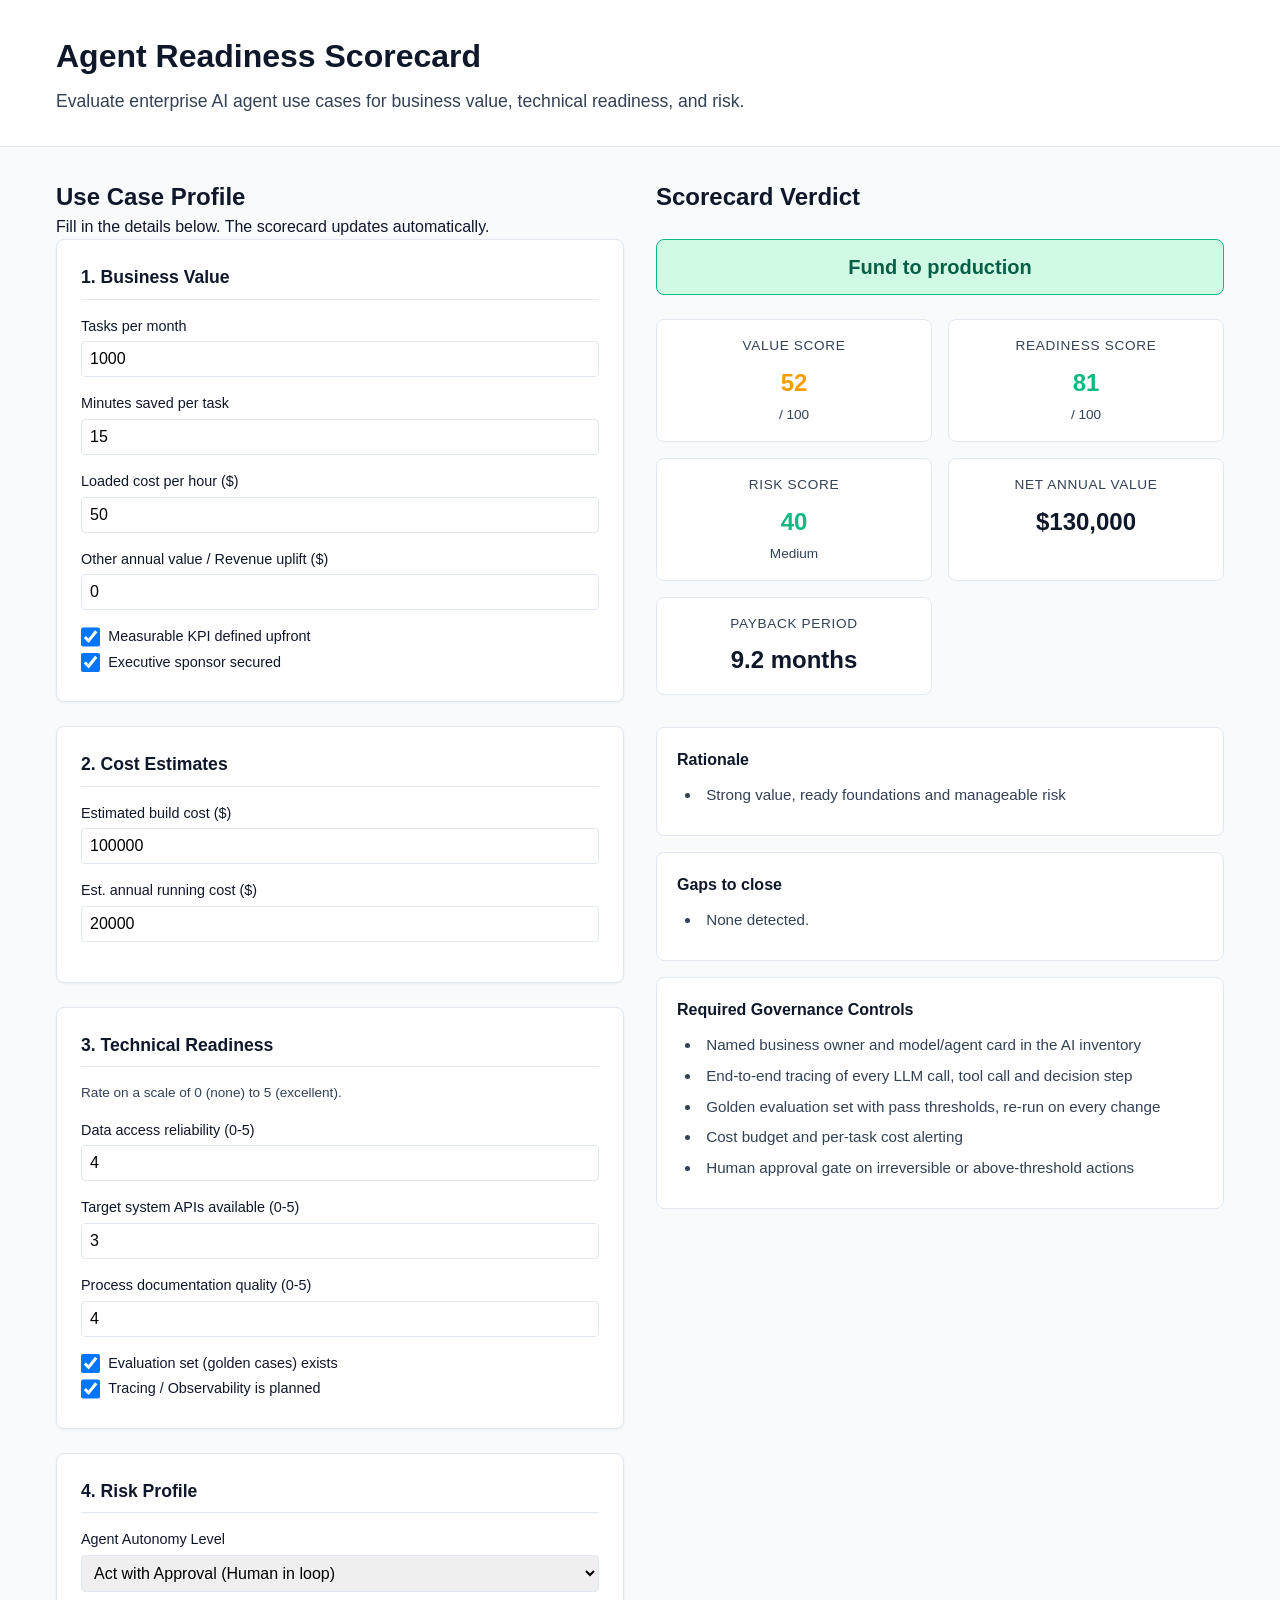
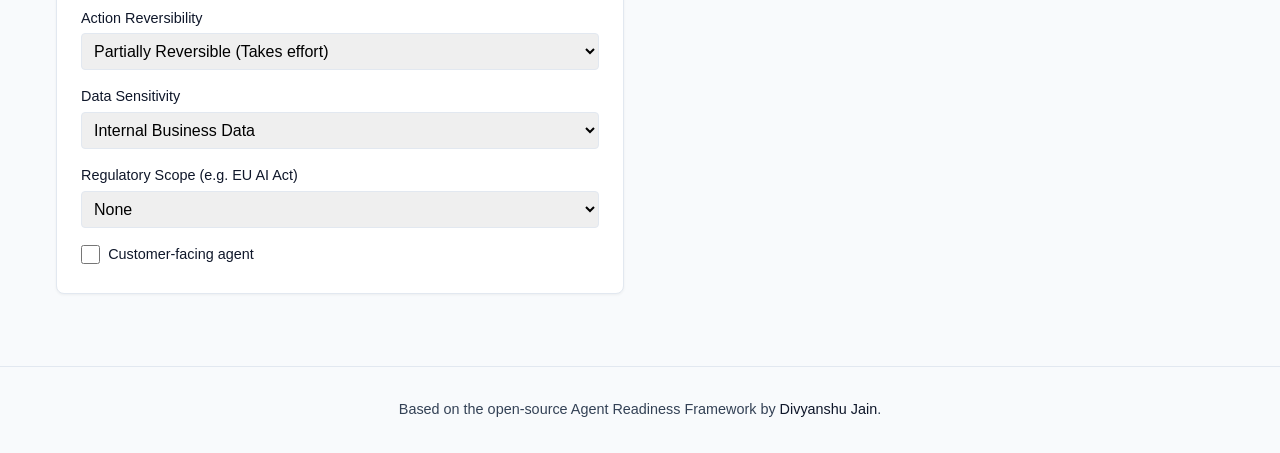
<file: docs/index.html>
<!DOCTYPE html>
<html lang="en">
<head>
    <meta charset="UTF-8">
    <meta name="viewport" content="width=device-width, initial-scale=1.0">
    <title>Agent Readiness Scorecard</title>
    <link rel="stylesheet" href="style.css">
</head>
<body>
    <header class="app-header">
        <div class="container">
            <h1>Agent Readiness Scorecard</h1>
            <p class="subtitle">Evaluate enterprise AI agent use cases for business value, technical readiness, and risk.</p>
        </div>
    </header>

    <main class="container layout-grid">
        <section class="form-section">
            <h2>Use Case Profile</h2>
            <p class="section-desc">Fill in the details below. The scorecard updates automatically.</p>
            
            <form id="scorecard-form">
                <div class="card">
                    <h3>1. Business Value</h3>
                    <div class="form-group">
                        <label for="tasks_per_month">Tasks per month</label>
                        <input type="number" id="tasks_per_month" value="1000" min="0">
                    </div>
                    <div class="form-group">
                        <label for="minutes_saved">Minutes saved per task</label>
                        <input type="number" id="minutes_saved" value="15" min="0" step="0.1">
                    </div>
                    <div class="form-group">
                        <label for="cost_per_hour">Loaded cost per hour ($)</label>
                        <input type="number" id="cost_per_hour" value="50" min="0">
                    </div>
                    <div class="form-group">
                        <label for="other_value">Other annual value / Revenue uplift ($)</label>
                        <input type="number" id="other_value" value="0" min="0">
                    </div>
                    
                    <div class="form-row mt-2">
                        <label class="checkbox-label">
                            <input type="checkbox" id="kpi_defined" checked>
                            Measurable KPI defined upfront
                        </label>
                        <label class="checkbox-label">
                            <input type="checkbox" id="exec_sponsor" checked>
                            Executive sponsor secured
                        </label>
                    </div>
                </div>

                <div class="card">
                    <h3>2. Cost Estimates</h3>
                    <div class="form-group">
                        <label for="build_cost">Estimated build cost ($)</label>
                        <input type="number" id="build_cost" value="100000" min="0">
                    </div>
                    <div class="form-group">
                        <label for="run_cost">Est. annual running cost ($)</label>
                        <input type="number" id="run_cost" value="20000" min="0">
                    </div>
                </div>

                <div class="card">
                    <h3>3. Technical Readiness</h3>
                    <p class="help-text">Rate on a scale of 0 (none) to 5 (excellent).</p>
                    <div class="form-group">
                        <label for="data_access">Data access reliability (0-5)</label>
                        <input type="number" id="data_access" value="4" min="0" max="5">
                    </div>
                    <div class="form-group">
                        <label for="tool_apis">Target system APIs available (0-5)</label>
                        <input type="number" id="tool_apis" value="3" min="0" max="5">
                    </div>
                    <div class="form-group">
                        <label for="process_documented">Process documentation quality (0-5)</label>
                        <input type="number" id="process_documented" value="4" min="0" max="5">
                    </div>
                    <div class="form-row mt-2">
                        <label class="checkbox-label">
                            <input type="checkbox" id="eval_set" checked>
                            Evaluation set (golden cases) exists
                        </label>
                        <label class="checkbox-label">
                            <input type="checkbox" id="observability" checked>
                            Tracing / Observability is planned
                        </label>
                    </div>
                </div>

                <div class="card">
                    <h3>4. Risk Profile</h3>
                    <div class="form-group">
                        <label for="autonomy">Agent Autonomy Level</label>
                        <select id="autonomy">
                            <option value="suggest">Suggest (Read-only advice)</option>
                            <option value="draft">Draft (Drafts response for human)</option>
                            <option value="act_with_approval" selected>Act with Approval (Human in loop)</option>
                            <option value="act_autonomous">Fully Autonomous (Acts instantly)</option>
                        </select>
                    </div>
                    <div class="form-group">
                        <label for="reversibility">Action Reversibility</label>
                        <select id="reversibility">
                            <option value="reversible">Reversible (Easy to undo)</option>
                            <option value="partially_reversible" selected>Partially Reversible (Takes effort)</option>
                            <option value="irreversible">Irreversible (External impact)</option>
                        </select>
                    </div>
                    <div class="form-group">
                        <label for="data_sensitivity">Data Sensitivity</label>
                        <select id="data_sensitivity">
                            <option value="public">Public Data</option>
                            <option value="internal" selected>Internal Business Data</option>
                            <option value="confidential">Confidential / PII</option>
                            <option value="regulated">Regulated (HIPAA/PCI/etc)</option>
                        </select>
                    </div>
                    <div class="form-group">
                        <label for="regulatory_scope">Regulatory Scope (e.g. EU AI Act)</label>
                        <select id="regulatory_scope">
                            <option value="none" selected>None</option>
                            <option value="transparency">Transparency Obligation</option>
                            <option value="high_risk">High Risk Category</option>
                        </select>
                    </div>
                    <div class="form-row mt-2">
                        <label class="checkbox-label">
                            <input type="checkbox" id="customer_facing">
                            Customer-facing agent
                        </label>
                    </div>
                </div>
            </form>
        </section>

        <aside class="results-section">
            <div class="sticky-results">
                <h2>Scorecard Verdict</h2>
                <div class="verdict-banner">
                    <span id="verdict" class="verdict-badge">Calculating...</span>
                </div>

                <div class="metrics-grid">
                    <div class="metric-box">
                        <span class="metric-label">Value Score</span>
                        <span id="value_score" class="metric-value text-success">--</span>
                        <span class="metric-subtext">/ 100</span>
                    </div>
                    <div class="metric-box">
                        <span class="metric-label">Readiness Score</span>
                        <span id="readiness_score" class="metric-value">--</span>
                        <span class="metric-subtext">/ 100</span>
                    </div>
                    <div class="metric-box">
                        <span class="metric-label">Risk Score</span>
                        <span id="risk_score" class="metric-value">--</span>
                        <span class="metric-subtext" id="risk_tier">--</span>
                    </div>
                    <div class="metric-box">
                        <span class="metric-label">Net Annual Value</span>
                        <span id="net_value" class="metric-value">--</span>
                    </div>
                    <div class="metric-box">
                        <span class="metric-label">Payback Period</span>
                        <span id="payback" class="metric-value">--</span>
                    </div>
                </div>

                <div class="results-details">
                    <div class="result-block">
                        <h4>Rationale</h4>
                        <ul id="reasons_list" class="reasons-list"></ul>
                    </div>

                    <div class="result-block gaps-block">
                        <h4>Gaps to close</h4>
                        <ul id="gaps_list" class="gaps-list"></ul>
                    </div>

                    <div class="result-block controls-block">
                        <h4>Required Governance Controls</h4>
                        <ul id="controls_list" class="controls-list"></ul>
                    </div>
                </div>
            </div>
        </aside>
    </main>

    <footer class="app-footer">
        <div class="container">
            <p>Based on the open-source Agent Readiness Framework by <a href="https://github.com/jaindivyanshu" target="_blank">Divyanshu Jain</a>.</p>
        </div>
    </footer>

    <script src="script.js"></script>
</body>
</html>
</file>
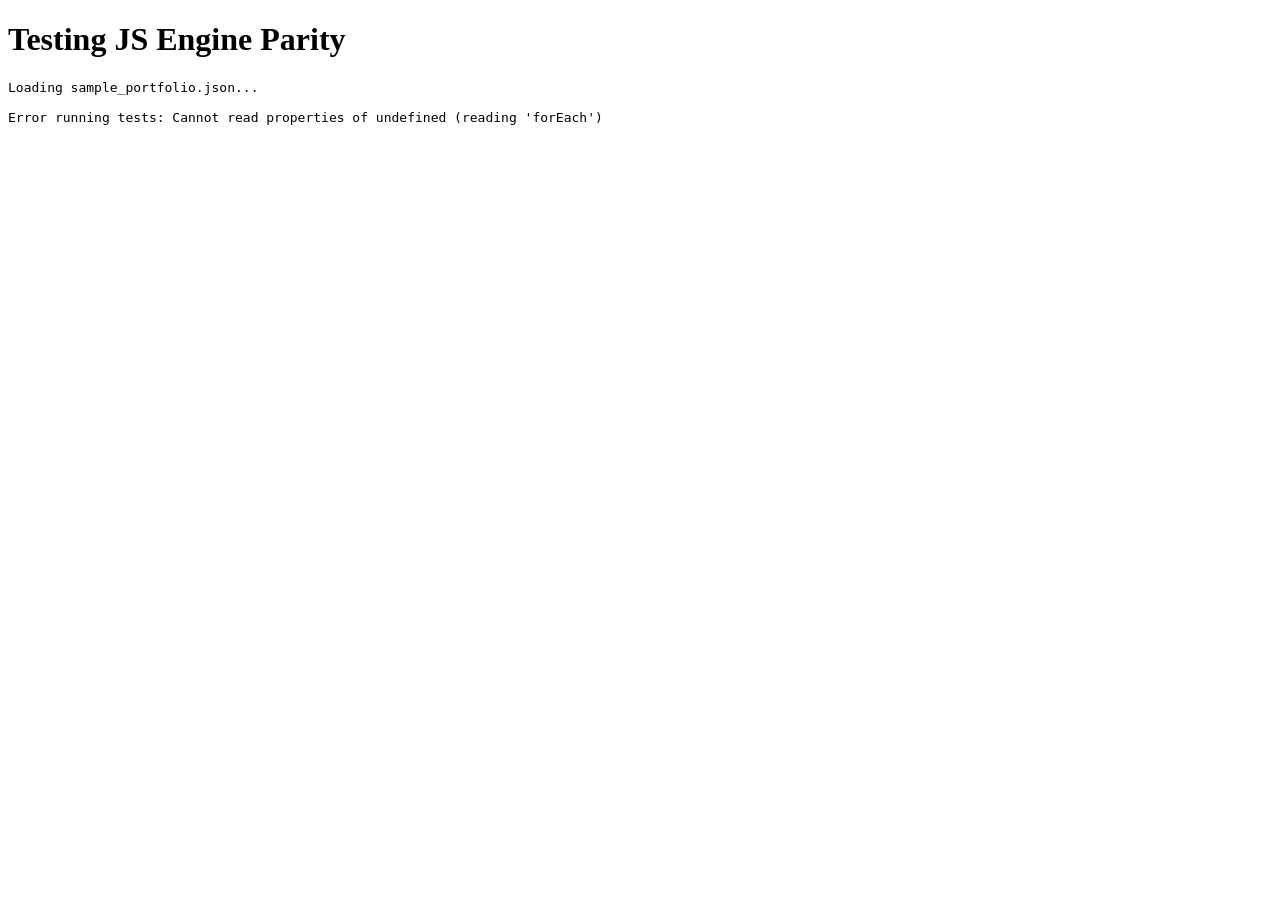
<file: docs/test.html>
<!DOCTYPE html>
<html lang="en">
<head>
    <meta charset="UTF-8">
    <title>Scorecard Parity Test</title>
</head>
<body>
    <h1>Testing JS Engine Parity</h1>
    <pre id="output"></pre>
    <script src="script.js"></script>
    <script>
        async function runTests() {
            const out = document.getElementById('output');
            out.textContent = "Loading sample_portfolio.json...\n";
            
            try {
                // To avoid fetch issues on local file://, we'll just mock the first case from memory if fetch fails
                let data = null;
                try {
                    const response = await fetch('../experiments/01-agent-readiness-scorecard/examples/sample_portfolio.json');
                    data = await response.json();
                } catch(e) {
                    out.textContent += "Fetch failed (CORS/local). Falling back to mock data.\n";
                    data = {
                        "use_cases": [
                            {
                                "name": "Service Desk Triage",
                                "tasks_per_month": 5000,
                                "minutes_saved_per_task": 5,
                                "loaded_cost_per_hour_usd": 40,
                                "other_annual_value_usd": 0,
                                "kpi_defined": true,
                                "exec_sponsor": true,
                                "data_access": 5,
                                "tool_apis": 4,
                                "process_documented": 4,
                                "eval_set_exists": true,
                                "observability_in_place": true,
                                "autonomy": "act_with_approval",
                                "reversibility": "partially_reversible",
                                "data_sensitivity": "internal",
                                "customer_facing": false,
                                "regulatory_scope": "none",
                                "est_annual_run_cost_usd": 25000,
                                "est_build_cost_usd": 120000
                            }
                        ]
                    };
                }

                data.use_cases.forEach(uc => {
                    out.textContent += `\nTesting: ${uc.name}\n`;
                    const result = scoreUseCase(uc);
                    out.textContent += `Verdict: ${result.verdict}\n`;
                    out.textContent += `Value Score: ${result.value_score}\n`;
                    out.textContent += `Readiness Score: ${result.readiness_score}\n`;
                    out.textContent += `Risk Score: ${result.risk_score} (${result.risk_tier})\n`;
                    out.textContent += `Controls: ${result.controls.length}\n`;
                });
                
                out.textContent += "\nTests completed. Run python backend and verify values match exactly.";
            } catch (err) {
                out.textContent += "\nError running tests: " + err.message;
            }
        }
        runTests();
    </script>
</body>
</html>
</file>
<file: docs/style.css>
:root {
    --primary-color: #0f172a;
    --secondary-color: #334155;
    --bg-color: #f8fafc;
    --card-bg: #ffffff;
    --border-color: #e2e8f0;
    
    --success-color: #10b981;
    --success-bg: #d1fae5;
    --success-text: #065f46;
    
    --warning-color: #f59e0b;
    --warning-bg: #fef3c7;
    --warning-text: #92400e;
    
    --orange-color: #f97316;
    --orange-bg: #ffedd5;
    --orange-text: #9a3412;
    
    --danger-color: #ef4444;
    --danger-bg: #fee2e2;
    --danger-text: #991b1b;
}

* {
    box-sizing: border-box;
    margin: 0;
    padding: 0;
}

body {
    font-family: -apple-system, BlinkMacSystemFont, "Segoe UI", Roboto, Helvetica, Arial, sans-serif;
    background-color: var(--bg-color);
    color: var(--primary-color);
    line-height: 1.5;
}

.container {
    max-width: 1200px;
    margin: 0 auto;
    padding: 0 1rem;
}

.app-header {
    background-color: var(--card-bg);
    border-bottom: 1px solid var(--border-color);
    padding: 2rem 0;
    margin-bottom: 2rem;
}

.app-header h1 {
    font-size: 2rem;
    font-weight: 700;
    margin-bottom: 0.5rem;
}

.subtitle {
    color: var(--secondary-color);
    font-size: 1.1rem;
}

.layout-grid {
    display: grid;
    grid-template-columns: 1fr;
    gap: 2rem;
}

@media (min-width: 768px) {
    .layout-grid {
        grid-template-columns: 1fr 1fr;
    }
}

.card {
    background: var(--card-bg);
    border: 1px solid var(--border-color);
    border-radius: 0.5rem;
    padding: 1.5rem;
    margin-bottom: 1.5rem;
    box-shadow: 0 1px 3px rgba(0,0,0,0.05);
}

.card h3 {
    margin-bottom: 1rem;
    padding-bottom: 0.5rem;
    border-bottom: 1px solid var(--border-color);
    font-size: 1.1rem;
}

.form-group {
    margin-bottom: 1rem;
}

label {
    display: block;
    font-weight: 500;
    margin-bottom: 0.25rem;
    font-size: 0.9rem;
}

input[type="number"],
select {
    width: 100%;
    padding: 0.5rem;
    border: 1px solid var(--border-color);
    border-radius: 0.25rem;
    font-size: 1rem;
}

.checkbox-label {
    display: flex;
    align-items: center;
    font-weight: 400;
    cursor: pointer;
}

.checkbox-label input {
    margin-right: 0.5rem;
    width: 1.2rem;
    height: 1.2rem;
}

.mt-2 {
    margin-top: 1rem;
}

.help-text {
    font-size: 0.85rem;
    color: var(--secondary-color);
    margin-bottom: 1rem;
}

/* Results section */
.sticky-results {
    position: sticky;
    top: 2rem;
}

.verdict-banner {
    margin: 1.5rem 0;
}

.verdict-badge {
    display: inline-block;
    padding: 0.75rem 1.5rem;
    border-radius: 0.5rem;
    font-weight: 700;
    font-size: 1.25rem;
    text-align: center;
    width: 100%;
}

.badge-success { background: var(--success-bg); color: var(--success-text); border: 1px solid var(--success-color); }
.badge-warning { background: var(--warning-bg); color: var(--warning-text); border: 1px solid var(--warning-color); }
.badge-orange { background: var(--orange-bg); color: var(--orange-text); border: 1px solid var(--orange-color); }
.badge-danger { background: var(--danger-bg); color: var(--danger-text); border: 1px solid var(--danger-color); }
.badge-secondary { background: var(--border-color); color: var(--secondary-color); }

.metrics-grid {
    display: grid;
    grid-template-columns: 1fr 1fr;
    gap: 1rem;
    margin-bottom: 2rem;
}

.metric-box {
    background: var(--card-bg);
    padding: 1rem;
    border-radius: 0.5rem;
    border: 1px solid var(--border-color);
    text-align: center;
}

.metric-label {
    display: block;
    font-size: 0.85rem;
    color: var(--secondary-color);
    margin-bottom: 0.5rem;
    text-transform: uppercase;
    letter-spacing: 0.05em;
}

.metric-value {
    display: block;
    font-size: 1.5rem;
    font-weight: 700;
}

.metric-subtext {
    display: block;
    font-size: 0.85rem;
    color: var(--secondary-color);
    margin-top: 0.25rem;
}

.text-success { color: var(--success-color); }
.text-warning { color: var(--warning-color); }
.text-danger { color: var(--danger-color); }

.result-block {
    background: var(--card-bg);
    border: 1px solid var(--border-color);
    border-radius: 0.5rem;
    padding: 1.25rem;
    margin-bottom: 1rem;
}

.result-block h4 {
    margin-bottom: 0.75rem;
    font-size: 1rem;
}

.result-block ul {
    list-style-position: inside;
    padding-left: 0.5rem;
}

.result-block li {
    font-size: 0.95rem;
    margin-bottom: 0.5rem;
    color: var(--secondary-color);
}

.app-footer {
    text-align: center;
    padding: 2rem;
    margin-top: 3rem;
    border-top: 1px solid var(--border-color);
    color: var(--secondary-color);
    font-size: 0.9rem;
}

.app-footer a {
    color: var(--primary-color);
    text-decoration: none;
    font-weight: 500;
}

.app-footer a:hover {
    text-decoration: underline;
}
</file>
